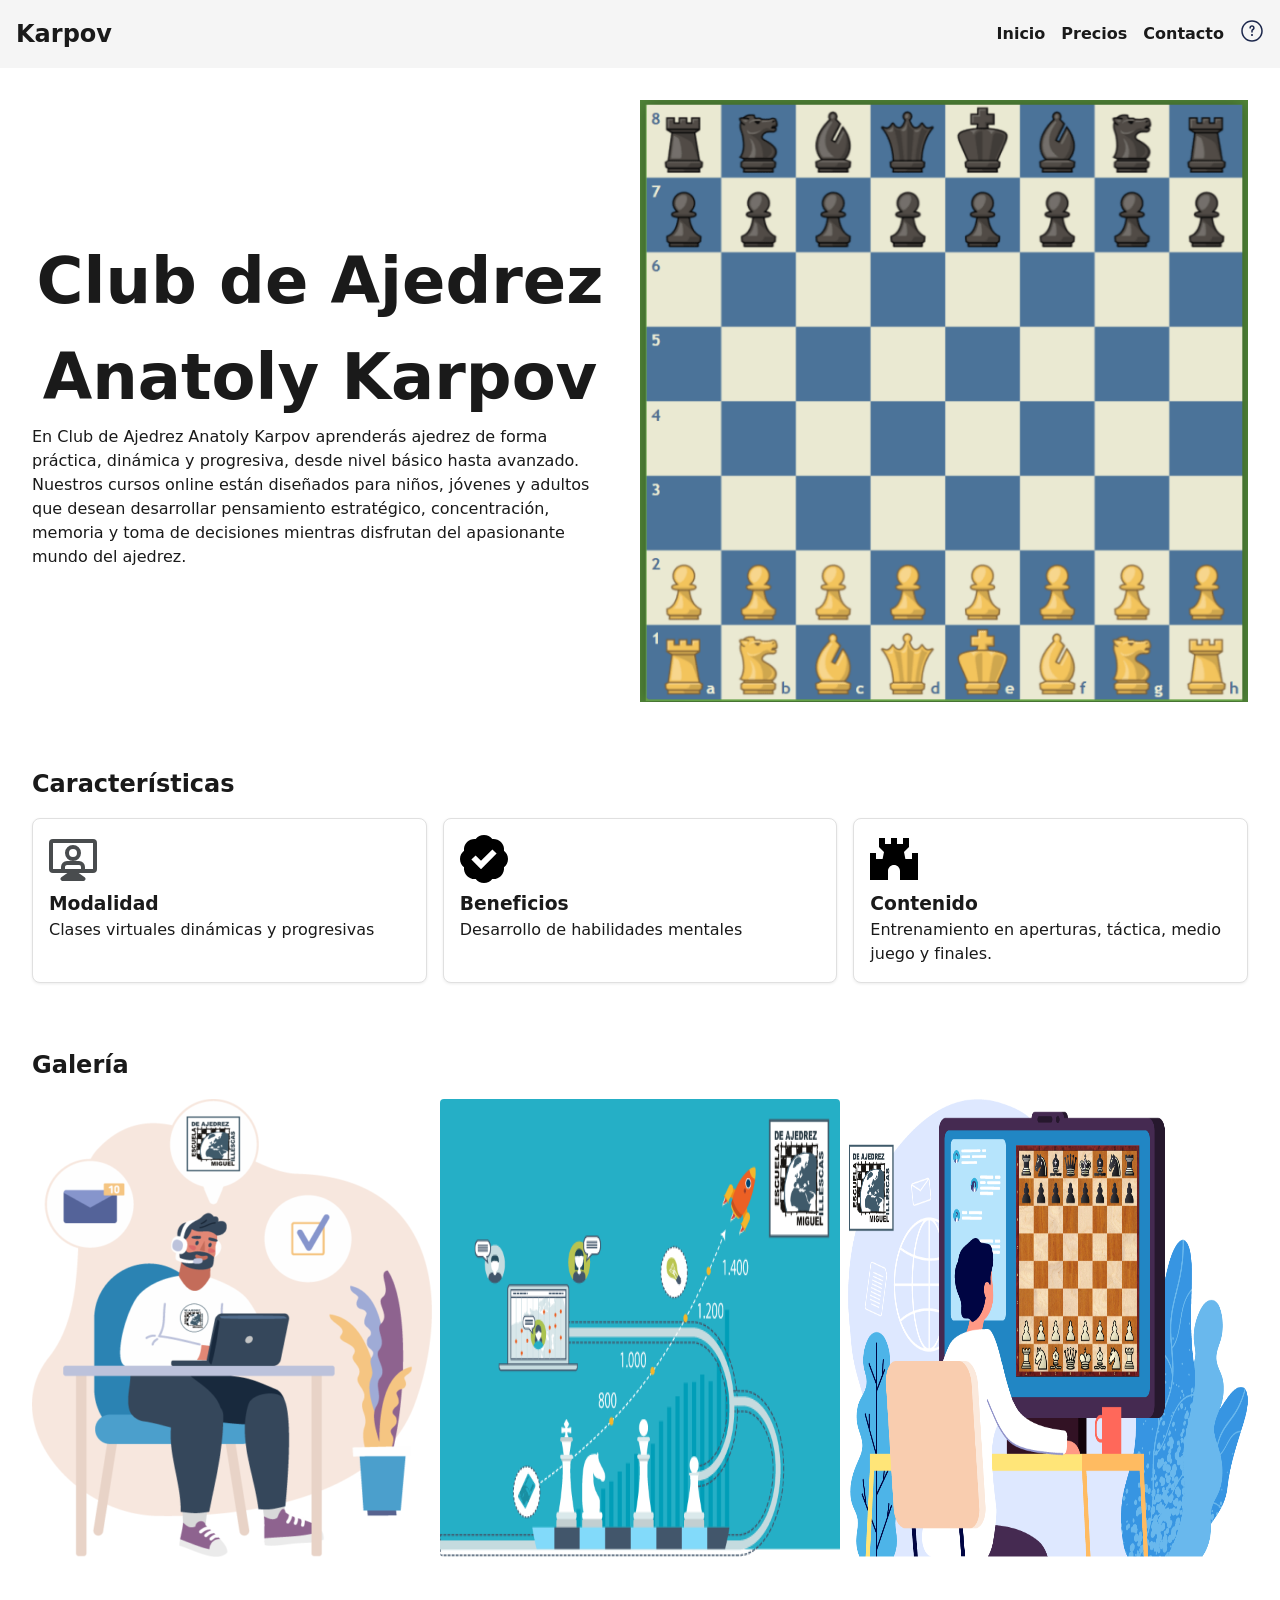
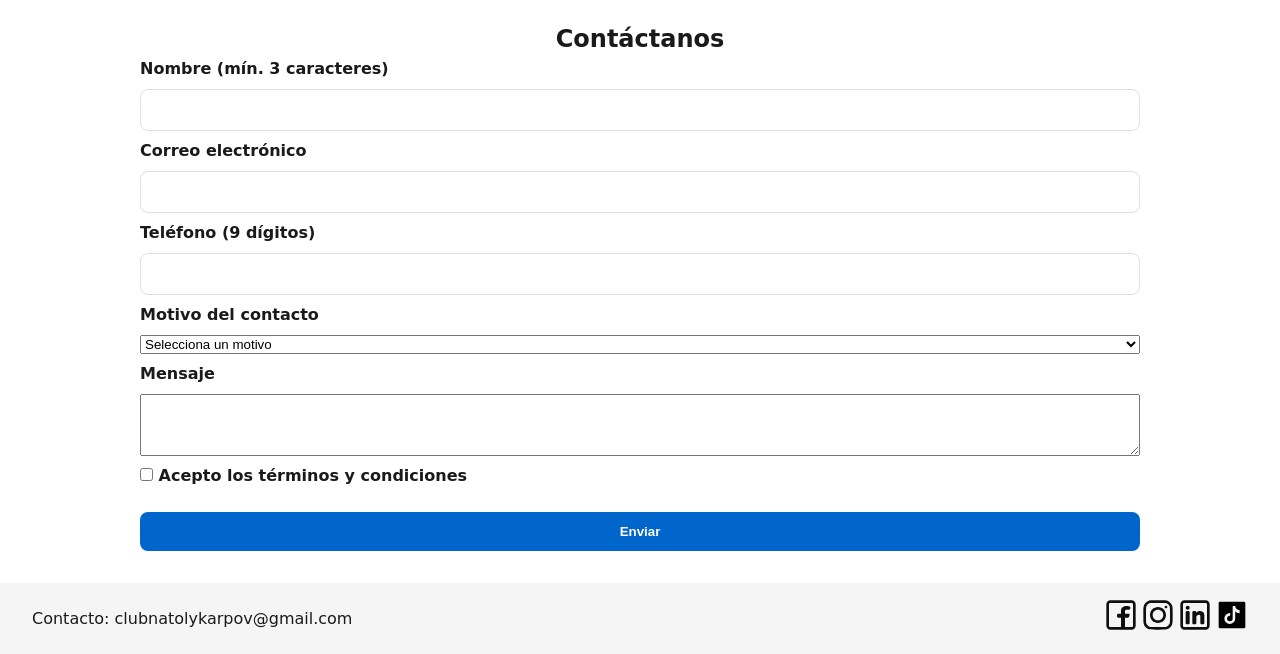
<file: index.html>
<!doctype html>
<html lang="es">
  <head>
    <meta charset="UTF-8" />
    <title>Club de Ajedrez Anatoly Karpov</title>
    <link rel="stylesheet" href="css/style.css" />
  </head>
  <body>
    <header>
      <nav>
        <a href="index.html" class="logo">Karpov</a>
        <a href="index.html">Inicio</a>
        <a href="precios.html">Precios</a>
        <a href="#">Contacto</a>
        <a href="faq.html" id="icono-faq" aria-label="Preguntas frecuentes">
    <img src="img/faq.svg" alt="" width="24" height="24">
  </a>
      </nav>
    </header>
    <main>
      <section id="hero">
        <div>
          <h1 id="index-titulo">Club de Ajedrez Anatoly Karpov</h1>
        <p>
          En Club de Ajedrez Anatoly Karpov aprenderás ajedrez de forma
          práctica, dinámica y progresiva, desde nivel básico hasta avanzado.
          Nuestros cursos online están diseñados para niños, jóvenes y adultos
          que desean desarrollar pensamiento estratégico, concentración, memoria
          y toma de decisiones mientras disfrutan del apasionante mundo del
          ajedrez.
        </p></div>
        
        <img
          src="img/hero.png"
          alt="Mockup del producto sobre un escritorio minimalista"
        />
      </section>
      <section id="caracteristicas">
        <h2>Características</h2>
        <div class="cards">
          <article class="card">
            <img src="img/link1.svg" alt="" width="48" height="48" />
            <h3>Modalidad</h3>
            <p>Clases virtuales dinámicas y progresivas</p>
          </article>
          <article class="card">
            <img src="img/link2.svg" alt="" width="48" height="48" />
            <h3>Beneficios</h3>
            <p>Desarrollo de habilidades mentales</p>
          </article>
          <article class="card">
            <img src="img/link3.svg" alt="" width="48" height="48" />
            <h3>Contenido</h3>
            <p>Entrenamiento en aperturas, táctica, medio juego y finales.</p>
          </article>
        </div>
      </section>
      <section id="galeria">
        <h2>Galería</h2>
        <div class="galeria">
          <img src="img/image1.png" alt="Vista 1 del producto" />
          <img src="img/image2.png" alt="Vista 2 del producto" />
          <img src="img/image3.png" alt="Vista 3 del producto" />
         
        </div>
      </section>
    </main>
    <section id="contacto">
      <h2>Contáctanos</h2>
      <form>
  <label for="nombre">Nombre (mín. 3 caracteres)</label>
  <input type="text" id="nombre" name="nombre" required minlength="3">

  <label for="email">Correo electrónico</label>
  <input type="email" id="email" name="email" required>

  <label for="telefono">Teléfono (9 dígitos)</label>
  <input type="tel" id="telefono" name="telefono" pattern="[0-9]{9}" required>

  <label for="motivo">Motivo del contacto</label>
  <select id="motivo" name="motivo" required>
    <option value="">Selecciona un motivo</option>
    <option value="consulta">Consulta</option>
    <option value="reclamo">Reclamo</option>
    <option value="sugerencia">Sugerencia</option>
  </select>

  <label for="mensaje">Mensaje</label>
  <textarea id="mensaje" name="mensaje" rows="4" required minlength="10"></textarea>

  <label>
    <input type="checkbox" id="acepto" name="acepto" required>
    Acepto los términos y condiciones
  </label>

  <button type="submit">Enviar</button>
</form>
    </section>
    <footer>
      <p>Contacto: clubnatolykarpov@gmail.com</p>
      <div id="redes sociales">
        <a href="#" aria-label="Síguenos en Facebook">
        <img src="img/facebook.svg" alt="" width="32" height="32" />
      </a>
      <a href="#" aria-label="Síguenos en Instagram">
        <img src="img/instagram.svg" alt="" width="32" height="32" />
      </a>
      <a href="#" aria-label="Síguenos en LinkedIn">
        <img src="img/linkedin.svg" alt="" width="32" height="32" />
      </a>
      <a href="#" aria-label="Síguenos en Tiktok">
        <img src="img/tiktok.svg" alt="" width="32" height="32" />
      </a>
      </div>
      
    </footer>
  </body>
</html>
</file>
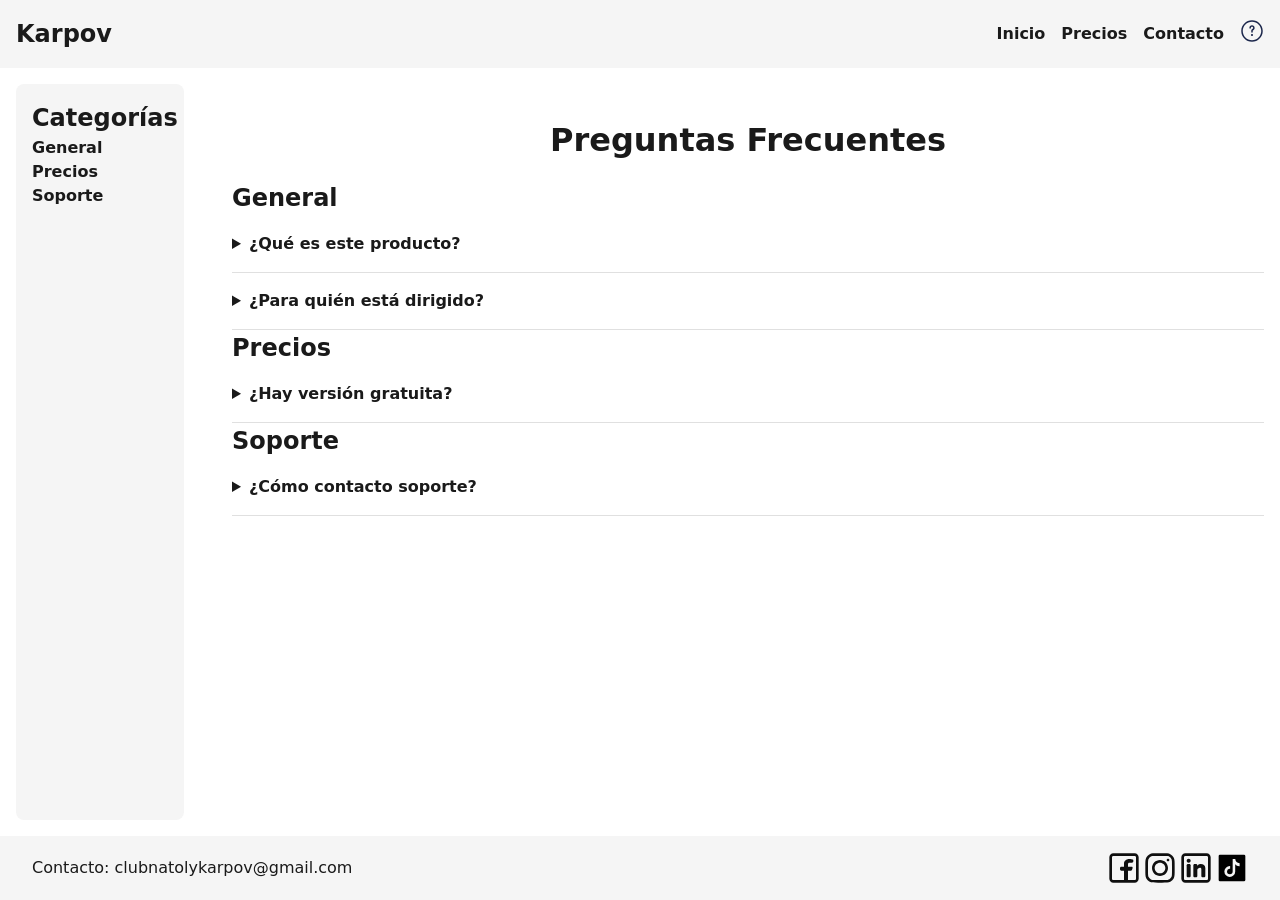
<file: faq.html>
<!DOCTYPE html>
<html lang="en">
<head>
    <meta charset="UTF-8" />
    <title>Club de Ajedrez Anatoly Karpov</title>
    <link rel="stylesheet" href="css/style.css" />
</head>
<body class="faq-layout">
    <header>
      <nav>
        <a href="index.html" class="logo">Karpov</a>
        <a href="index.html">Inicio</a>
        <a href="precios.html">Precios</a>
        <a href="index.html#contacto">Contacto</a>
        <a href="faq.html" id="icono-faq" aria-label="Preguntas frecuentes">
          <img src="img/faq.svg" alt="" width="24" height="24">
        </a>
      </nav>
    </header>

  <nav class="faq-nav">
    <h2>Categorías</h2>
    <ul>
      <li><a href="#general">General</a></li>
      <li><a href="#precios">Precios</a></li>
      <li><a href="#soporte">Soporte</a></li>
    </ul>
  </nav>

  <main class="faq-main">
    <h1>Preguntas Frecuentes</h1>

    <section id="general">
      <h2>General</h2>
      <details>
        <summary>¿Qué es este producto?</summary>
        <p>Una descripción adaptada a tu producto.</p>
      </details>
      <details>
        <summary>¿Para quién está dirigido?</summary>
        <p>Otra pregunta y respuesta.</p>
      </details>
    </section>

    <section id="precios">
      <h2>Precios</h2>
      <details>
        <summary>¿Hay versión gratuita?</summary>
        <p>Sí, el plan Free incluye...</p>
      </details>
    </section>

    <section id="soporte">
      <h2>Soporte</h2>
      <details>
        <summary>¿Cómo contacto soporte?</summary>
        <p>Vía email o chat...</p>
      </details>
    </section>
  </main>

  <footer>
    <p>Contacto: clubnatolykarpov@gmail.com</p>
    <div id="redes-sociales">
      <a href="#" aria-label="Síguenos en Facebook">
        <img src="img/facebook.svg" alt="" width="32" height="32" />
      </a>
      <a href="#" aria-label="Síguenos en Instagram">
        <img src="img/instagram.svg" alt="" width="32" height="32" />
      </a>
      <a href="#" aria-label="Síguenos en LinkedIn">
        <img src="img/linkedin.svg" alt="" width="32" height="32" />
      </a>
      <a href="#" aria-label="Síguenos en Tiktok">
        <img src="img/tiktok.svg" alt="" width="32" height="32" />
      </a>
    </div>
  </footer>
</body>
</html>
</file>
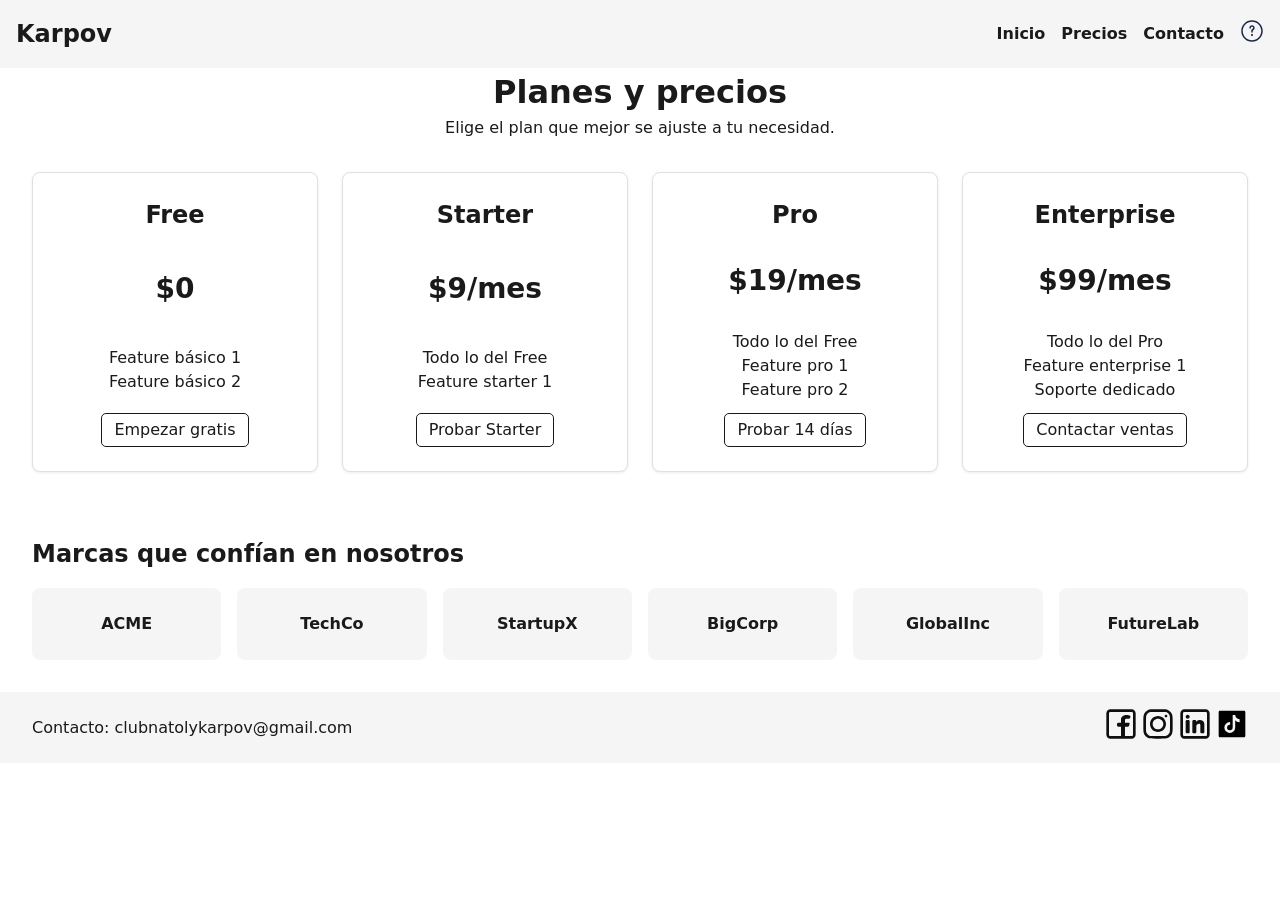
<file: precios.html>
<!doctype html>
<html lang="en">
  <head>
    <meta charset="UTF-8" />
    <title>Club de Ajedrez Anatoly Karpov</title>
    <link rel="stylesheet" href="css/style.css" />
  </head>
  <body>
    <header>
      <nav>
        <a href="index.html" class="logo">Karpov</a>
        <a href="index.html">Inicio</a>
        <a href="precios.html">Precios</a>
        <a href="index.html#contacto">Contacto</a>
        <a href="faq.html" id="icono-faq" aria-label="Preguntas frecuentes">
    <img src="img/faq.svg" alt="" width="24" height="24">
  </a>
      </nav>
    </header>
    <main>
  <div id="content-precios">
    <h1>Planes y precios</h1>
    <p>Elige el plan que mejor se ajuste a tu necesidad.</p>
  </div>
  <div class="planes">
    <article class="plan">
      <h2>Free</h2>
      <p class="precio">$0</p>
      <ul>
        <li>Feature básico 1</li>
        <li>Feature básico 2</li>
      </ul>
      <a href="#" class="btn">Empezar gratis</a>
    </article>

    <article class="plan">
      <h2>Starter</h2>
      <p class="precio">$9/mes</p>
      <ul>
        <li>Todo lo del Free</li>
        <li>Feature starter 1</li>
      </ul>
      <a href="#" class="btn">Probar Starter</a>
    </article>

    <article class="plan">
      <h2>Pro</h2>
      <p class="precio">$19/mes</p>
      <ul>
        <li>Todo lo del Free</li>
        <li>Feature pro 1</li>
        <li>Feature pro 2</li>
      </ul>
      <a href="#" class="btn">Probar 14 días</a>
    </article>

    <article class="plan">
      <h2>Enterprise</h2>
      <p class="precio">$99/mes</p>
      <ul>
        <li>Todo lo del Pro</li>
        <li>Feature enterprise 1</li>
        <li>Soporte dedicado</li>
      </ul>
      <a href="#" class="btn">Contactar ventas</a>
    </article>
  </div>
</main>
<section class="clientes">
  <h2>Marcas que confían en nosotros</h2>
  <div class="logos">
    <div class="logo-cliente">ACME</div>
    <div class="logo-cliente">TechCo</div>
    <div class="logo-cliente">StartupX</div>
    <div class="logo-cliente">BigCorp</div>
    <div class="logo-cliente">GlobalInc</div>
    <div class="logo-cliente">FutureLab</div>
  </div>
</section>
    <footer>
      <p>Contacto: clubnatolykarpov@gmail.com</p>
      <div id="redes sociales">
        <a href="#" aria-label="Síguenos en Facebook">
        <img src="img/facebook.svg" alt="" width="32" height="32" />
      </a>
      <a href="#" aria-label="Síguenos en Instagram">
        <img src="img/instagram.svg" alt="" width="32" height="32" />
      </a>
      <a href="#" aria-label="Síguenos en LinkedIn">
        <img src="img/linkedin.svg" alt="" width="32" height="32" />
      </a>
      <a href="#" aria-label="Síguenos en Tiktok">
        <img src="img/tiktok.svg" alt="" width="32" height="32" />
      </a>
      </div>
      
    </footer>
  </body>
</html>
</file>
<file: css/style.css>
* {
  margin: 0;
  padding: 0;
  box-sizing: border-box;
}
:root {
  /* Colores */
  --color-primary: #1a1a1a; /* botones, nav, borders sólidos */
  --color-accent: #0066cc; /* color de marca para destacar (links hover, badge) */
  --color-text: #1a1a1a; /* texto base */
  --color-bg: #ffffff; /* fondo del body */
  --color-bg-soft: #f5f5f5; /* footer, faq-nav, .logos */
  --color-border: #e0e0e0; /* cards, plans, details, inputs */

  /* Tipografía */
  --font-text: system-ui, -apple-system, sans-serif;
  --font-size: 16px;
  --font-size-title: 28px;

  /* Espacios */
  --space-sm: 8px;
  --space-md: 16px;
  --space-lg: 32px;

  /* Estética */
  --radius: 8px;
  --shadow-sm: 0 1px 3px rgba(0, 0, 0, 0.08);
  --shadow-md: 0 4px 12px rgba(0, 0, 0, 0.12);
}
body {
  font-family: var(--font-text);
  color: var(--color-text);
  line-height: 1.5;
}
header nav {
  display: flex;
  gap: 16px;
  justify-content: space-between;
  align-items: center;
  padding: 1rem;
  align-items: center;
  background: var(--color-bg-soft);
}
nav a {
  text-decoration: none;
   color: var(--color-text);
  font-weight: 700;
}
nav a:hover {
  color: var(--color-accent);
}
#hero {
  display: flex;
  flex-direction: column; /* base: apilado en móvil */
  align-items: center;
  gap: 2rem;
  padding: 2rem;
  text-align: center;
}

#hero img {
  max-width: 100%; /*Puedes medir lo que tú quieras (tu tamaño nativo), PERO tu tope máximo permitido es el 100% de tu padre*/
  height: auto;
}
footer {
  display: flex;
  justify-content: space-between;
  align-items: center;
  padding: 16px 32px;
  gap: 16px;
 background: var(--color-bg-soft);
}

footer a {
  display: inline-flex;
  align-items: center;
}
#contacto {
  display: flex;
  flex-direction: column;
  align-items: center;
  padding: 32px;
}

#contacto form {
  display: flex;
  flex-direction: column;
  gap: 8px;
  width: 100%;
  max-width:1000px
}

#contacto label {
  font-weight: 600;
}

#contacto input {
  padding: 8px;
     font: inherit;
  border: 1px solid var(--color-border);
  border-radius: var(--radius);
}

#contacto button {
  margin-top: 16px;
  padding: 12px;
   background: var(--color-accent);
  color: var(--color-bg);
  border-radius: var(--radius);
  border: none;
    font-weight: 600;
  cursor: pointer;
}

header nav .logo {
  flex-grow: 1;
  font-weight: 800;
  font-size: 24px;
}
#caracteristicas {
  padding: 32px;
}

.cards {
  display: flex;
  flex-wrap: wrap;
  gap: 16px;
  margin-top: 16px;
}

.card {
  flex-basis: 280px;
  flex-grow: 1;
  padding: 16px;
    border: 1px solid var(--color-border);
  border-radius: var(--radius);
  background: #fff;
    box-shadow: var(--shadow-sm);
  transition: box-shadow 0.2s, transform 0.2s;
}
.card:hover,
.plan:hover {
  box-shadow: var(--shadow-md);
  transform: translateY(-4px);
}
#galeria {
  padding: 32px;
}

.galeria {
  display: flex;
  flex-wrap: wrap;
  gap: 8px;
  margin-top: 16px;
}

.galeria img {
  max-width: 100%;
  flex-grow: 1;
  height: auto;
  border-radius: 4px;
}
.card:hover,
.plan:hover {
  box-shadow: var(--shadow-md);
  transform: translateY(-4px);
}
/* ========================= PRECIOS.HTML ========================= */
.planes {
  display: grid;
  gap: 24px;
  padding: 32px;
  margin: 0 auto;
}

.plan {
   border: 1px solid var(--color-border);
  border-radius: var(--radius);
  background: var(--color-bg);
  padding: 24px;
   height: 300px;
  display: flex;
  flex-direction: column;
  justify-content: space-between;
  align-items: center;
    box-shadow: var(--shadow-sm);
  transition: box-shadow 0.2s, transform 0.2s;
}

.plan .precio {
   font-size: var(--font-size-title); 
  font-weight: 700;
  margin: 16px 0;
  
}

#content-precios {
  text-align: center;
}

.plan ul {
  list-style: none;
  text-align: center;
}

.plan a {
  color: #1a1a1a;
  text-decoration: none;
  border: #1a1a1a 1px solid;
  border-radius: 5px;
  padding: 4px 12px;
}

.clientes {
  padding: 32px;
  margin: 0 auto;
}

.logos {
  display: grid;
  grid-template-columns: repeat(auto-fit, minmax(150px, 1fr));
  gap: 16px;
  margin-top: 16px;
}

.logo-cliente {
   background: var(--color-bg-soft);
  border-radius: var(--radius);
  padding: 24px;
  text-align: center;
  font-weight: 700;
  
}
/* ========================= FAQ.HTML ========================= */

/* BASE: móvil — todo apilado en 1 columna */
.faq-layout {
  display: grid;
  grid-template-areas:
    "header"
    "nav"
    "main"
    "footer";
  grid-template-columns: 1fr;
  gap: 16px;
  min-height: 100vh;
}

.faq-layout header {
  grid-area: header;
}

.faq-nav {
  grid-area: nav;

  padding: 16px;
  margin: 0px 16px;
  background: #f5f5f5;
  border-radius: 8px;
}

.faq-main {
  grid-area: main;

  padding: 16px;
}

.faq-layout footer {
  grid-area: footer;
}

.faq-nav ul {
  list-style: none;
  padding: 0;
}

.faq-main details {
  border-bottom: 1px solid #e0e0e0;
  padding: 16px 0;
}

.faq-main summary {
  font-weight: 600;
  cursor: pointer;
}

.faq-layout h1 {
  padding: 16px;
  text-align: center;
}

/* ===== TABLET (640px en adelante) ===== */
@media (min-width: 640px) {
  .galeria img {
    width: 48%; /* 2 imágenes por fila (el ~4% restante absorbe el gap) */
  }

  .planes {
    grid-template-columns: 1fr 1fr;
  }

  .faq-layout {
    grid-template-areas:
      "header header"
      "nav    main"
      "footer footer";
    grid-template-columns: 200px 1fr;
    grid-template-rows: auto 1fr auto;
  }
}

#redes-sociales {
  display: flex;
  gap: 4px;
}

/* ===== ESCRITORIO (1024px en adelante) ===== */
@media (min-width: 1024px) {
  #hero {
    flex-direction: row; /* hero lado a lado (sobrescribe column de P1.4) */
    text-align: left;
  }
  #hero img {
    max-width: 50%; /* la imagen no ocupa todo el ancho en desktop */
  }
  #index-titulo {
    font-size: 64px;
    text-align: center;
  }
  .galeria img {
    width: 23%; /* 4 imágenes por fila */
  }
  .planes {
    grid-template-columns: 1fr 1fr 1fr 1fr;
  }
}
</file>
